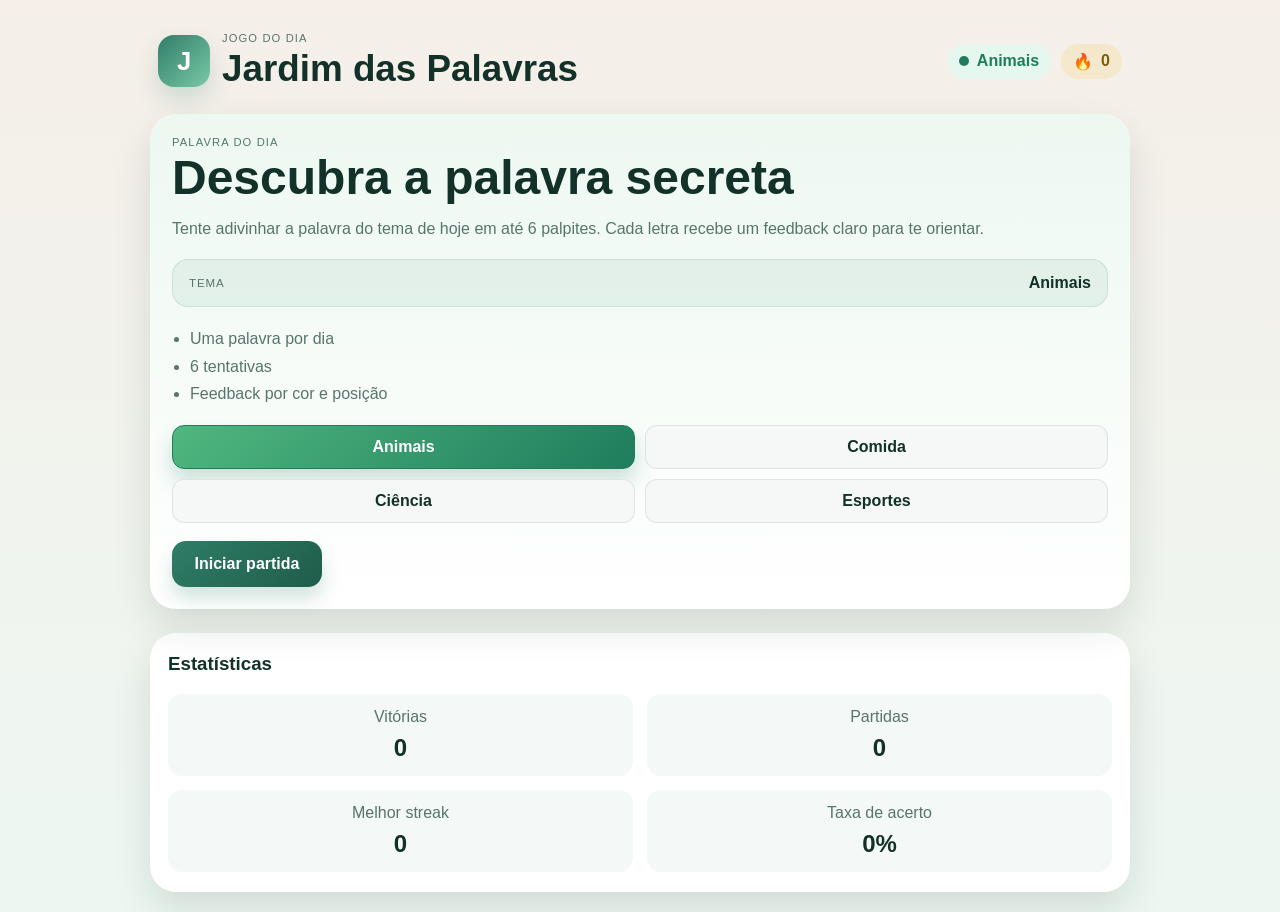
<file: index.html>
<!DOCTYPE html>
<html lang="pt-BR">
  <head>
    <meta charset="UTF-8" />
    <meta name="viewport" content="width=device-width, initial-scale=1.0" />
    <title>Jardim das Palavras</title>
    <meta name="description" content="Jogo casual de adivinhação de palavras com tema diário, streak e compartilhamento leve." />
    <link rel="stylesheet" href="./styles.css" />
  </head>
  <body>
    <div class="app-shell">
      <header class="topbar" aria-label="Cabecalho do jogo">
        <div class="brand-block">
          <span class="brand-mark">J</span>
          <div>
            <p class="eyebrow">Jogo do dia</p>
            <h1>Jardim das Palavras</h1>
          </div>
        </div>
        <div class="status-group">
          <div class="status-badge">
            <span class="dot"></span>
            <span id="themeLabel">Animais</span>
          </div>
          <div class="status-badge subtle" aria-label="streak atual">
            🔥 <span id="streakValue">0</span>
          </div>
        </div>
      </header>

      <main class="content">
        <section id="startScreen" class="screen active" aria-labelledby="startTitle">
          <div class="card hero-card">
            <p class="mini-label">Palavra do dia</p>
            <h2 id="startTitle">Descubra a palavra secreta</h2>
            <p class="lead">Tente adivinhar a palavra do tema de hoje em até 6 palpites. Cada letra recebe um feedback claro para te orientar.</p>
            <div class="callout">
              <span class="callout-label">Tema</span>
              <strong id="startCategory">Animais</strong>
            </div>
            <ul class="rules">
              <li>Uma palavra por dia</li>
              <li>6 tentativas</li>
              <li>Feedback por cor e posição</li>
            </ul>
            <div class="mode-grid" aria-label="Escolha a modalidade">
              <button class="mode-btn active" type="button" data-mode="animais">Animais</button>
              <button class="mode-btn" type="button" data-mode="comida">Comida</button>
              <button class="mode-btn" type="button" data-mode="ciencia">Ciência</button>
              <button class="mode-btn" type="button" data-mode="esportes">Esportes</button>
            </div>
            <button id="startButton" class="primary-btn" type="button">Iniciar partida</button>
          </div>
        </section>

        <section id="gameScreen" class="screen" aria-live="polite" aria-label="Área de jogo">
          <div class="card game-card">
            <div class="meta-row">
              <div>
                <p class="mini-label">Categoria</p>
                <strong id="gameCategory">Animais</strong>
              </div>
              <div>
                <p class="mini-label">Letras</p>
                <strong id="wordLength">5</strong>
              </div>
              <div>
                <p class="mini-label">Tentativas</p>
                <strong id="attemptsLeft">6</strong>
              </div>
            </div>

            <div id="board" class="board" aria-label="Grade de tentativas"></div>

            <form id="guessForm" class="guess-form" novalidate>
              <label class="sr-only" for="guessInput">Sua tentativa</label>
              <input
                id="guessInput"
                name="guess"
                type="text"
                maxlength="5"
                inputmode="text"
                autocomplete="off"
                aria-label="Digite uma palavra"
                placeholder="Digite sua tentativa"
              />
              <button class="primary-btn" type="submit">Enviar</button>
            </form>

            <div id="message" class="message" role="status" aria-live="polite"></div>

            <div class="keyboard" aria-label="Teclado virtual">
              <div class="keyboard-row">
                <button type="button" class="key" data-key="Q">Q</button>
                <button type="button" class="key" data-key="W">W</button>
                <button type="button" class="key" data-key="E">E</button>
                <button type="button" class="key" data-key="R">R</button>
                <button type="button" class="key" data-key="T">T</button>
                <button type="button" class="key" data-key="Y">Y</button>
                <button type="button" class="key" data-key="U">U</button>
                <button type="button" class="key" data-key="I">I</button>
                <button type="button" class="key" data-key="O">O</button>
                <button type="button" class="key" data-key="P">P</button>
              </div>
              <div class="keyboard-row">
                <button type="button" class="key" data-key="A">A</button>
                <button type="button" class="key" data-key="S">S</button>
                <button type="button" class="key" data-key="D">D</button>
                <button type="button" class="key" data-key="F">F</button>
                <button type="button" class="key" data-key="G">G</button>
                <button type="button" class="key" data-key="H">H</button>
                <button type="button" class="key" data-key="J">J</button>
                <button type="button" class="key" data-key="K">K</button>
                <button type="button" class="key" data-key="L">L</button>
              </div>
              <div class="keyboard-row last-row">
                <button type="button" class="key wide" data-action="clear">Limpar</button>
                <button type="button" class="key" data-key="Z">Z</button>
                <button type="button" class="key" data-key="X">X</button>
                <button type="button" class="key" data-key="C">C</button>
                <button type="button" class="key" data-key="V">V</button>
                <button type="button" class="key" data-key="B">B</button>
                <button type="button" class="key" data-key="N">N</button>
                <button type="button" class="key" data-key="M">M</button>
                <button type="button" class="key wide" data-action="backspace">⌫</button>
              </div>
            </div>
          </div>
        </section>

        <section id="resultScreen" class="screen" aria-labelledby="resultTitle">
          <div class="card result-card">
            <p class="mini-label">Resultado</p>
            <h2 id="resultTitle">Você venceu!</h2>
            <p id="resultSummary" class="lead">Você resolveu a palavra do dia.</p>
            <div class="final-panel">
              <div>
                <span class="label">Tema</span>
                <strong id="finalCategory">Animais</strong>
              </div>
              <div>
                <span class="label">Resposta</span>
                <strong id="finalWord">LEÃO</strong>
              </div>
              <div>
                <span class="label">Tentativas</span>
                <strong id="finalAttempts">4</strong>
              </div>
            </div>
            <div class="result-actions">
              <button id="shareButton" class="secondary-btn" type="button">Compartilhar</button>
              <button id="playAgainButton" class="primary-btn" type="button">Jogar de novo</button>
            </div>
          </div>
        </section>
      </main>

      <aside class="stats-panel card" aria-labelledby="statsTitle">
        <h3 id="statsTitle">Estatísticas</h3>
        <div class="stats-grid">
          <div class="stat-box">
            <span>Vitórias</span>
            <strong id="winsValue">0</strong>
          </div>
          <div class="stat-box">
            <span>Partidas</span>
            <strong id="gamesValue">0</strong>
          </div>
          <div class="stat-box">
            <span>Melhor streak</span>
            <strong id="bestStreakValue">0</strong>
          </div>
          <div class="stat-box">
            <span>Taxa de acerto</span>
            <strong id="winRateValue">0%</strong>
          </div>
        </div>
      </aside>
    </div>

    <script src="./script.js"></script>
  </body>
</html>
</file>
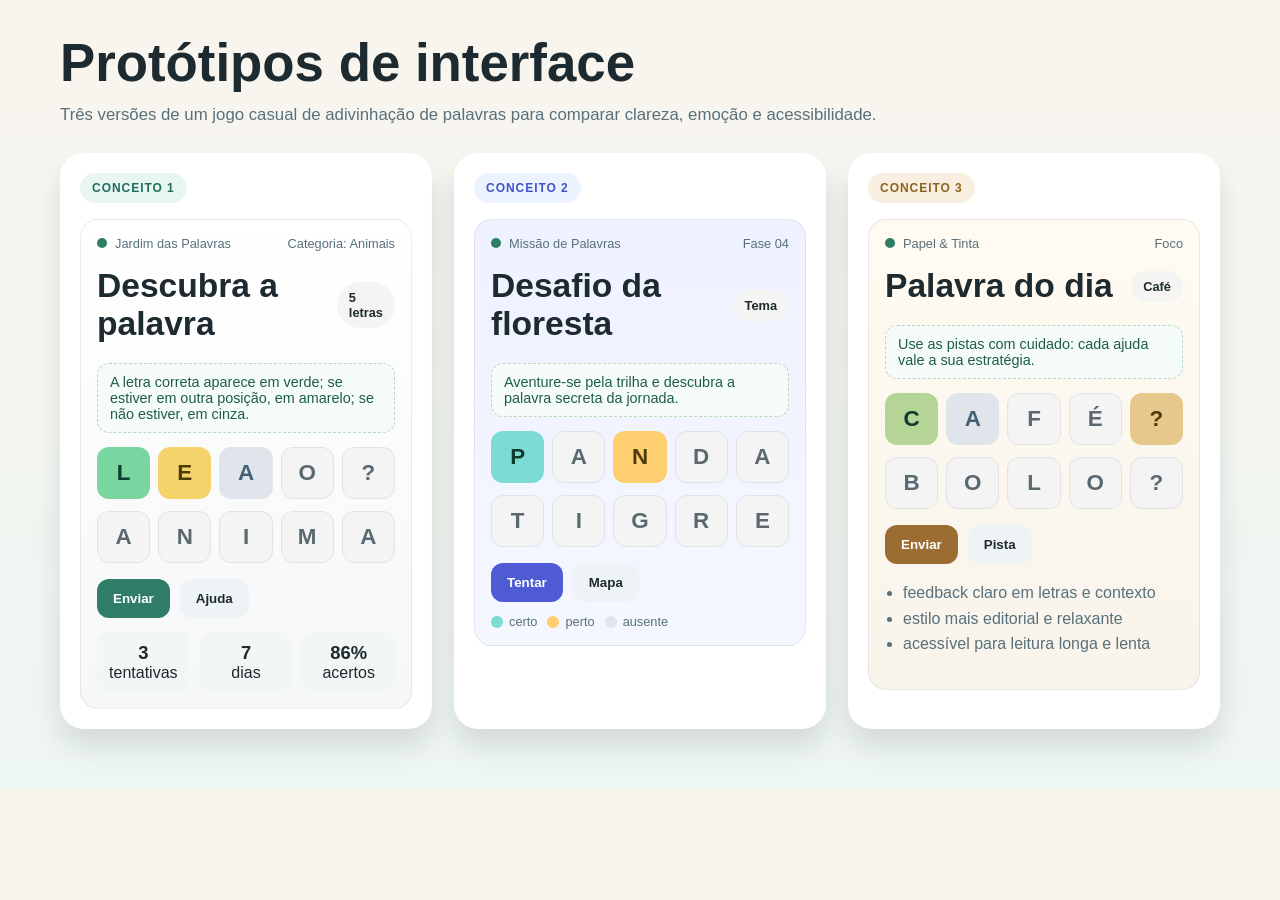
<file: mockups/index.html>
<!DOCTYPE html>
<html lang="pt-BR">
  <head>
    <meta charset="UTF-8" />
    <meta name="viewport" content="width=device-width, initial-scale=1.0" />
    <title>Protótipos do Jogo de Palavras</title>
    <style>
      :root {
        --bg: #f4efe8;
        --panel: #ffffff;
        --ink: #1d2a2f;
        --muted: #58707b;
        --primary: #2f7d67;
        --secondary: #f2c14e;
        --accent: #ef7d5f;
        --shadow: rgba(19, 32, 36, 0.12);
      }
      * { box-sizing: border-box; }
      body {
        margin: 0;
        font-family: Arial, sans-serif;
        background: linear-gradient(180deg, #f9f5ee 0%, #eef6f3 100%);
        color: var(--ink);
      }
      .container {
        max-width: 1200px;
        margin: 0 auto;
        padding: 32px 20px 60px;
      }
      h1 {
        margin: 0 0 12px;
        font-size: clamp(2rem, 5vw, 3.3rem);
      }
      .subtitle {
        margin: 0 0 28px;
        color: var(--muted);
        font-size: 1.05rem;
      }
      .grid {
        display: grid;
        grid-template-columns: repeat(auto-fit, minmax(260px, 1fr));
        gap: 22px;
      }
      .card {
        background: var(--panel);
        border-radius: 24px;
        padding: 20px;
        box-shadow: 0 18px 28px var(--shadow);
      }
      .badge {
        display: inline-block;
        padding: 8px 12px;
        border-radius: 999px;
        font-size: 0.75rem;
        font-weight: 700;
        letter-spacing: 0.08em;
        text-transform: uppercase;
        margin-bottom: 16px;
      }
      .concept-1 .badge { background: #e8f6f0; color: #1f6d5e; }
      .concept-2 .badge { background: #edf2ff; color: #4153cb; }
      .concept-3 .badge { background: #f9efe1; color: #8a6320; }
      .screen {
        border: 1px solid rgba(29, 42, 47, 0.08);
        border-radius: 18px;
        background: linear-gradient(180deg, #fff, #f6f7f8);
        padding: 16px;
      }
      .topbar {
        display: flex;
        justify-content: space-between;
        align-items: center;
        font-size: 0.8rem;
        color: var(--muted);
        margin-bottom: 16px;
      }
      .pulse {
        width: 10px; height: 10px; border-radius: 50%;
        background: var(--primary); display: inline-block; margin-right: 8px;
      }
      .title-block {
        display: flex; align-items: center; justify-content: space-between; gap: 12px;
        margin-bottom: 20px;
      }
      .title-block h2 {
        margin: 0;
        font-size: clamp(1.4rem, 3vw, 2.1rem);
      }
      .pill {
        background: #f4f4f3; border-radius: 999px; padding: 8px 12px; font-weight: 700; font-size: 0.8rem;
      }
      .rule {
        background: #f5fbf8; border: 1px dashed #b9dabe; border-radius: 12px; padding: 10px 12px;
        color: #1f5d49; font-size: 0.9rem; margin-bottom: 14px;
      }
      .letters {
        display: grid; grid-template-columns: repeat(5, minmax(0, 1fr)); gap: 8px; margin-bottom: 12px;
      }
      .letter {
        display: flex; align-items: center; justify-content: center; height: 52px; border-radius: 12px; font-size: 1.4rem; font-weight: 700;
      }
      .ok { background: #7ad6a0; color: #0d3d2a; }
      .warn { background: #f5d26a; color: #4d3c0a; }
      .miss { background: #dfe5ea; color: #456074; }
      .empty { background: #f4f4f4; border: 1px solid #dfe3e7; color: #5a6970; }
      .button-row {
        display: flex; gap: 10px; margin-top: 16px;
      }
      .primary, .ghost {
        border: none; border-radius: 12px; padding: 12px 16px; font-weight: 700; cursor: pointer;
      }
      .primary { background: var(--primary); color: white; }
      .ghost { background: #eef3f5; color: var(--ink); }
      .stats {
        display: grid; grid-template-columns: repeat(3, minmax(0, 1fr)); gap: 10px; margin-top: 14px;
      }
      .stat {
        background: #f2f7f6; border-radius: 12px; padding: 10px; text-align: center;
      }
      .stat strong { display: block; font-size: 1.15rem; }
      .concept-2 .screen { background: linear-gradient(180deg, #eef1ff, #f5f7ff); }
      .concept-2 .primary { background: #4f5bd5; }
      .concept-2 .ok { background: #7cdbd4; }
      .concept-2 .warn { background: #ffce6f; }
      .concept-3 .screen { background: linear-gradient(180deg, #fffaf2, #f9f4eb); }
      .concept-3 .primary { background: #9c6d32; }
      .concept-3 .ok { background: #b4d595; }
      .concept-3 .warn { background: #e6c88d; }
      ul {
        padding-left: 18px; color: var(--muted);
        line-height: 1.6;
      }
      .legend { display: flex; gap: 10px; flex-wrap: wrap; margin-top: 12px; }
      .legend span { display: inline-flex; align-items: center; gap: 6px; font-size: 0.8rem; color: var(--muted); }
      .dot { width: 12px; height: 12px; border-radius: 50%; display: inline-block; }
    </style>
  </head>
  <body>
    <div class="container">
      <h1>Protótipos de interface</h1>
      <p class="subtitle">Três versões de um jogo casual de adivinhação de palavras para comparar clareza, emoção e acessibilidade.</p>

      <div class="grid">
        <article class="card concept-1">
          <div class="badge">Conceito 1</div>
          <div class="screen">
            <div class="topbar"><span><span class="pulse"></span>Jardim das Palavras</span> <span>Categoria: Animais</span></div>
            <div class="title-block">
              <h2>Descubra a palavra</h2>
              <span class="pill">5 letras</span>
            </div>
            <div class="rule">A letra correta aparece em verde; se estiver em outra posição, em amarelo; se não estiver, em cinza.</div>
            <div class="letters">
              <div class="letter ok">L</div>
              <div class="letter warn">E</div>
              <div class="letter miss">A</div>
              <div class="letter empty">O</div>
              <div class="letter empty">?</div>
            </div>
            <div class="letters">
              <div class="letter empty">A</div>
              <div class="letter empty">N</div>
              <div class="letter empty">I</div>
              <div class="letter empty">M</div>
              <div class="letter empty">A</div>
            </div>
            <div class="button-row">
              <button class="primary">Enviar</button>
              <button class="ghost">Ajuda</button>
            </div>
            <div class="stats">
              <div class="stat"><strong>3</strong> tentativas</div>
              <div class="stat"><strong>7</strong> dias</div>
              <div class="stat"><strong>86%</strong> acertos</div>
            </div>
          </div>
        </article>

        <article class="card concept-2">
          <div class="badge">Conceito 2</div>
          <div class="screen">
            <div class="topbar"><span><span class="pulse"></span>Missão de Palavras</span> <span>Fase 04</span></div>
            <div class="title-block">
              <h2>Desafio da floresta</h2>
              <span class="pill">Tema</span>
            </div>
            <div class="rule">Aventure-se pela trilha e descubra a palavra secreta da jornada.</div>
            <div class="letters">
              <div class="letter ok">P</div>
              <div class="letter empty">A</div>
              <div class="letter warn">N</div>
              <div class="letter empty">D</div>
              <div class="letter empty">A</div>
            </div>
            <div class="letters">
              <div class="letter empty">T</div>
              <div class="letter empty">I</div>
              <div class="letter empty">G</div>
              <div class="letter empty">R</div>
              <div class="letter empty">E</div>
            </div>
            <div class="button-row">
              <button class="primary">Tentar</button>
              <button class="ghost">Mapa</button>
            </div>
            <div class="legend">
              <span><i class="dot" style="background:#7cdbd4"></i> certo</span>
              <span><i class="dot" style="background:#ffce6f"></i> perto</span>
              <span><i class="dot" style="background:#dfe5ea"></i> ausente</span>
            </div>
          </div>
        </article>

        <article class="card concept-3">
          <div class="badge">Conceito 3</div>
          <div class="screen">
            <div class="topbar"><span><span class="pulse"></span>Papel &amp; Tinta</span> <span>Foco</span></div>
            <div class="title-block">
              <h2>Palavra do dia</h2>
              <span class="pill">Café</span>
            </div>
            <div class="rule">Use as pistas com cuidado: cada ajuda vale a sua estratégia.</div>
            <div class="letters">
              <div class="letter ok">C</div>
              <div class="letter miss">A</div>
              <div class="letter empty">F</div>
              <div class="letter empty">É</div>
              <div class="letter warn">?</div>
            </div>
            <div class="letters">
              <div class="letter empty">B</div>
              <div class="letter empty">O</div>
              <div class="letter empty">L</div>
              <div class="letter empty">O</div>
              <div class="letter empty">?</div>
            </div>
            <div class="button-row">
              <button class="primary">Enviar</button>
              <button class="ghost">Pista</button>
            </div>
            <ul>
              <li>feedback claro em letras e contexto</li>
              <li>estilo mais editorial e relaxante</li>
              <li>acessível para leitura longa e lenta</li>
            </ul>
          </div>
        </article>
      </div>
    </div>
  </body>
</html>
</file>
<file: styles.css>
:root {
  --bg: #f6f3eb;
  --card: #ffffff;
  --card-alt: #eaf7ef;
  --text: #123128;
  --muted: #58756b;
  --primary: #2f7d67;
  --primary-dark: #1f5d49;
  --accent: #f2c14e;
  --warning: #ef7d5f;
  --success: #86d3a6;
  --success-deep: #2a7d5d;
  --neutral: #dfe7ea;
  --shadow: rgba(16, 38, 30, 0.12);
  --focus: #0f3c30;
}

* {
  box-sizing: border-box;
}

html, body {
  margin: 0;
  min-height: 100%;
  font-family: Arial, Helvetica, sans-serif;
  background: linear-gradient(180deg, #f5efe8 0%, #edf7f2 100%);
  color: var(--text);
}

body {
  min-height: 100vh;
  display: flex;
  justify-content: center;
  padding: 20px;
}

button, input {
  font: inherit;
}

button:focus-visible, input:focus-visible {
  outline: 3px solid var(--focus);
  outline-offset: 3px;
}

.app-shell {
  width: min(100%, 980px);
  display: grid;
  gap: 24px;
}

.topbar {
  display: flex;
  justify-content: space-between;
  align-items: center;
  gap: 16px;
  padding: 12px 8px 0;
}

.brand-block {
  display: flex;
  align-items: center;
  gap: 12px;
}

.brand-mark {
  width: 52px;
  height: 52px;
  display: grid;
  place-items: center;
  background: linear-gradient(135deg, var(--primary), #7bc9a8);
  color: white;
  border-radius: 16px;
  font-size: 1.6rem;
  font-weight: 700;
  box-shadow: 0 12px 24px rgba(47, 125, 103, 0.2);
}

.eyebrow, .mini-label {
  margin: 0 0 4px;
  font-size: 0.7rem;
  letter-spacing: 0.1em;
  text-transform: uppercase;
  color: var(--muted);
}

h1, h2, h3, p {
  margin-top: 0;
}

h1 {
  margin: 0;
  font-size: clamp(1.6rem, 3vw, 2.3rem);
}

.status-group {
  display: flex;
  gap: 10px;
  flex-wrap: wrap;
  justify-content: flex-end;
}

.status-badge {
  display: inline-flex;
  align-items: center;
  gap: 8px;
  background: rgba(47, 125, 103, 0.12);
  color: var(--primary-dark);
  padding: 8px 12px;
  border-radius: 999px;
  font-weight: 700;
}

.status-badge.subtle {
  background: rgba(242, 193, 78, 0.18);
  color: #7b5e0e;
}

.dot {
  display: inline-block;
  width: 10px;
  height: 10px;
  border-radius: 50%;
  background: var(--primary);
}

.content {
  position: relative;
}

.screen {
  display: none;
}

.screen.active {
  display: block;
}

.card {
  background: var(--card);
  border-radius: 26px;
  padding: 22px;
  box-shadow: 0 18px 38px var(--shadow);
}

.hero-card {
  background: linear-gradient(180deg, #fffaf5 0%, #f1f9f4 100%);
}

h2 {
  margin-bottom: 12px;
  font-size: clamp(2rem, 5vw, 3rem);
  line-height: 1.08;
}

.lead {
  color: var(--muted);
  line-height: 1.6;
  margin-bottom: 18px;
}

.callout {
  display: flex;
  justify-content: space-between;
  align-items: center;
  background: rgba(47, 125, 103, 0.08);
  border: 1px solid rgba(47, 125, 103, 0.14);
  border-radius: 16px;
  padding: 14px 16px;
  margin-bottom: 18px;
}

.callout-label,
.label {
  display: block;
  font-size: 0.72rem;
  letter-spacing: 0.08em;
  text-transform: uppercase;
  color: var(--muted);
}

.rules {
  margin: 0 0 18px;
  padding-left: 18px;
  line-height: 1.7;
  color: var(--muted);
}

.mode-grid {
  display: grid;
  grid-template-columns: repeat(2, minmax(0, 1fr));
  gap: 10px;
  margin: 0 0 18px;
}

.mode-btn {
  border: 1px solid rgba(18, 49, 40, 0.1);
  background: #f6f8f7;
  color: var(--text);
  border-radius: 12px;
  padding: 12px 10px;
  font-weight: 700;
  cursor: pointer;
  transition: all 0.2s ease;
}

.mode-btn[data-mode="animais"].active {
  background: linear-gradient(135deg, #4fb77f, #1f7d5d);
  border-color: #1f7d5d;
  color: #fff;
  box-shadow: 0 12px 20px rgba(31, 125, 93, 0.22);
}

.mode-btn[data-mode="comida"].active {
  background: linear-gradient(135deg, #ff9f6b, #ee6c47);
  border-color: #ee6c47;
  color: #fff;
  box-shadow: 0 12px 20px rgba(238, 108, 71, 0.22);
}

.mode-btn[data-mode="ciencia"].active {
  background: linear-gradient(135deg, #6a8ef6, #4a5ed7);
  border-color: #4a5ed7;
  color: #fff;
  box-shadow: 0 12px 20px rgba(74, 94, 215, 0.22);
}

.mode-btn[data-mode="esportes"].active {
  background: linear-gradient(135deg, #f7c95b, #d98d2d);
  border-color: #d98d2d;
  color: #fff;
  box-shadow: 0 12px 20px rgba(217, 141, 45, 0.22);
}

.primary-btn, .secondary-btn {
  border: none;
  border-radius: 14px;
  padding: 14px 18px;
  min-width: 150px;
  cursor: pointer;
  transition: transform 0.2s ease, box-shadow 0.2s ease;
  font-weight: 700;
}

.primary-btn {
  background: linear-gradient(135deg, var(--primary), var(--primary-dark));
  color: white;
  box-shadow: 0 12px 18px rgba(47, 125, 103, 0.2);
}

.secondary-btn {
  background: #f0f4f3;
  color: var(--text);
}

.primary-btn:hover, .secondary-btn:hover {
  transform: translateY(-1px);
}

.game-card {
  background: linear-gradient(180deg, #fff 0%, #f5f9f8 100%);
}

.meta-row {
  display: grid;
  grid-template-columns: repeat(3, minmax(0, 1fr));
  gap: 12px;
  margin-bottom: 18px;
}

.meta-row > div {
  background: #f3f8f6;
  border-radius: 16px;
  padding: 12px 14px;
}

.board {
  display: grid;
  gap: 10px;
  margin-bottom: 18px;
}

.row {
  display: grid;
  grid-template-columns: repeat(5, minmax(0, 1fr));
  gap: 8px;
}

.cell {
  display: grid;
  place-items: center;
  min-height: 58px;
  border-radius: 14px;
  border: 2px solid rgba(23, 54, 45, 0.1);
  background: #f4f5f6;
  font-weight: 700;
  font-size: clamp(1.2rem, 3vw, 1.6rem);
  text-transform: uppercase;
}

.cell.filled {
  border-color: rgba(23, 54, 45, 0.18);
  background: white;
}

.cell.correct {
  background: var(--success);
  border-color: transparent;
  color: #0d3d2a;
}

.cell.present {
  background: var(--accent);
  border-color: transparent;
  color: #4d3a0d;
}

.cell.absent {
  background: var(--neutral);
  border-color: transparent;
  color: #41606f;
}

.guess-form {
  display: grid;
  grid-template-columns: 1fr auto;
  gap: 12px;
  margin-bottom: 12px;
}

.guess-form input {
  min-height: 52px;
  border-radius: 14px;
  border: 2px solid rgba(23, 54, 45, 0.16);
  background: white;
  padding: 12px 14px;
  font-size: 1.1rem;
  text-transform: uppercase;
}

.message {
  min-height: 24px;
  font-weight: 700;
  color: var(--primary-dark);
  margin-bottom: 12px;
}

.keyboard {
  display: grid;
  gap: 8px;
  margin-top: 8px;
}

.keyboard-row {
  display: flex;
  justify-content: center;
  gap: 6px;
}

.key {
  flex: 1 1 0;
  min-width: 0;
  min-height: 42px;
  border: none;
  border-radius: 10px;
  background: #edf3f3;
  color: var(--text);
  font-weight: 700;
  cursor: pointer;
}

.key.wide {
  flex-basis: 18%;
}

.key:active {
  transform: scale(0.98);
}

.result-card {
  text-align: center;
  background: linear-gradient(180deg, #fffdf7 0%, #eefaf3 100%);
}

.final-panel {
  display: grid;
  grid-template-columns: repeat(3, minmax(0, 1fr));
  gap: 12px;
  background: #f3f8f6;
  border-radius: 18px;
  padding: 16px;
  margin: 18px 0;
}

.result-actions {
  display: flex;
  justify-content: center;
  gap: 12px;
  flex-wrap: wrap;
}

.stats-panel {
  padding: 20px 18px;
}

.stats-grid {
  display: grid;
  grid-template-columns: repeat(2, minmax(0, 1fr));
  gap: 14px;
  margin-top: 14px;
}

.stat-box {
  background: #f4f8f6;
  border-radius: 14px;
  padding: 14px 12px;
  text-align: center;
}

.stat-box span {
  display: block;
  color: var(--muted);
  margin-bottom: 8px;
}

.stat-box strong {
  font-size: 1.5rem;
}

.sr-only {
  position: absolute;
  width: 1px;
  height: 1px;
  padding: 0;
  margin: -1px;
  overflow: hidden;
  clip: rect(0, 0, 0, 0);
  border: 0;
}

@media (max-width: 640px) {
  body {
    padding: 14px;
  }

  .topbar {
    flex-direction: column;
    align-items: flex-start;
  }

  .status-group {
    justify-content: flex-start;
  }

  .meta-row, .final-panel, .stats-grid {
    grid-template-columns: 1fr;
  }

  .guess-form {
    grid-template-columns: 1fr;
  }

  .primary-btn, .secondary-btn {
    width: 100%;
  }
}

@media (prefers-reduced-motion: reduce) {
  *, *::before, *::after {
    animation-duration: 0.01ms !important;
    animation-iteration-count: 1 !important;
    transition-duration: 0.01ms !important;
    scroll-behavior: auto !important;
  }
}
</file>
